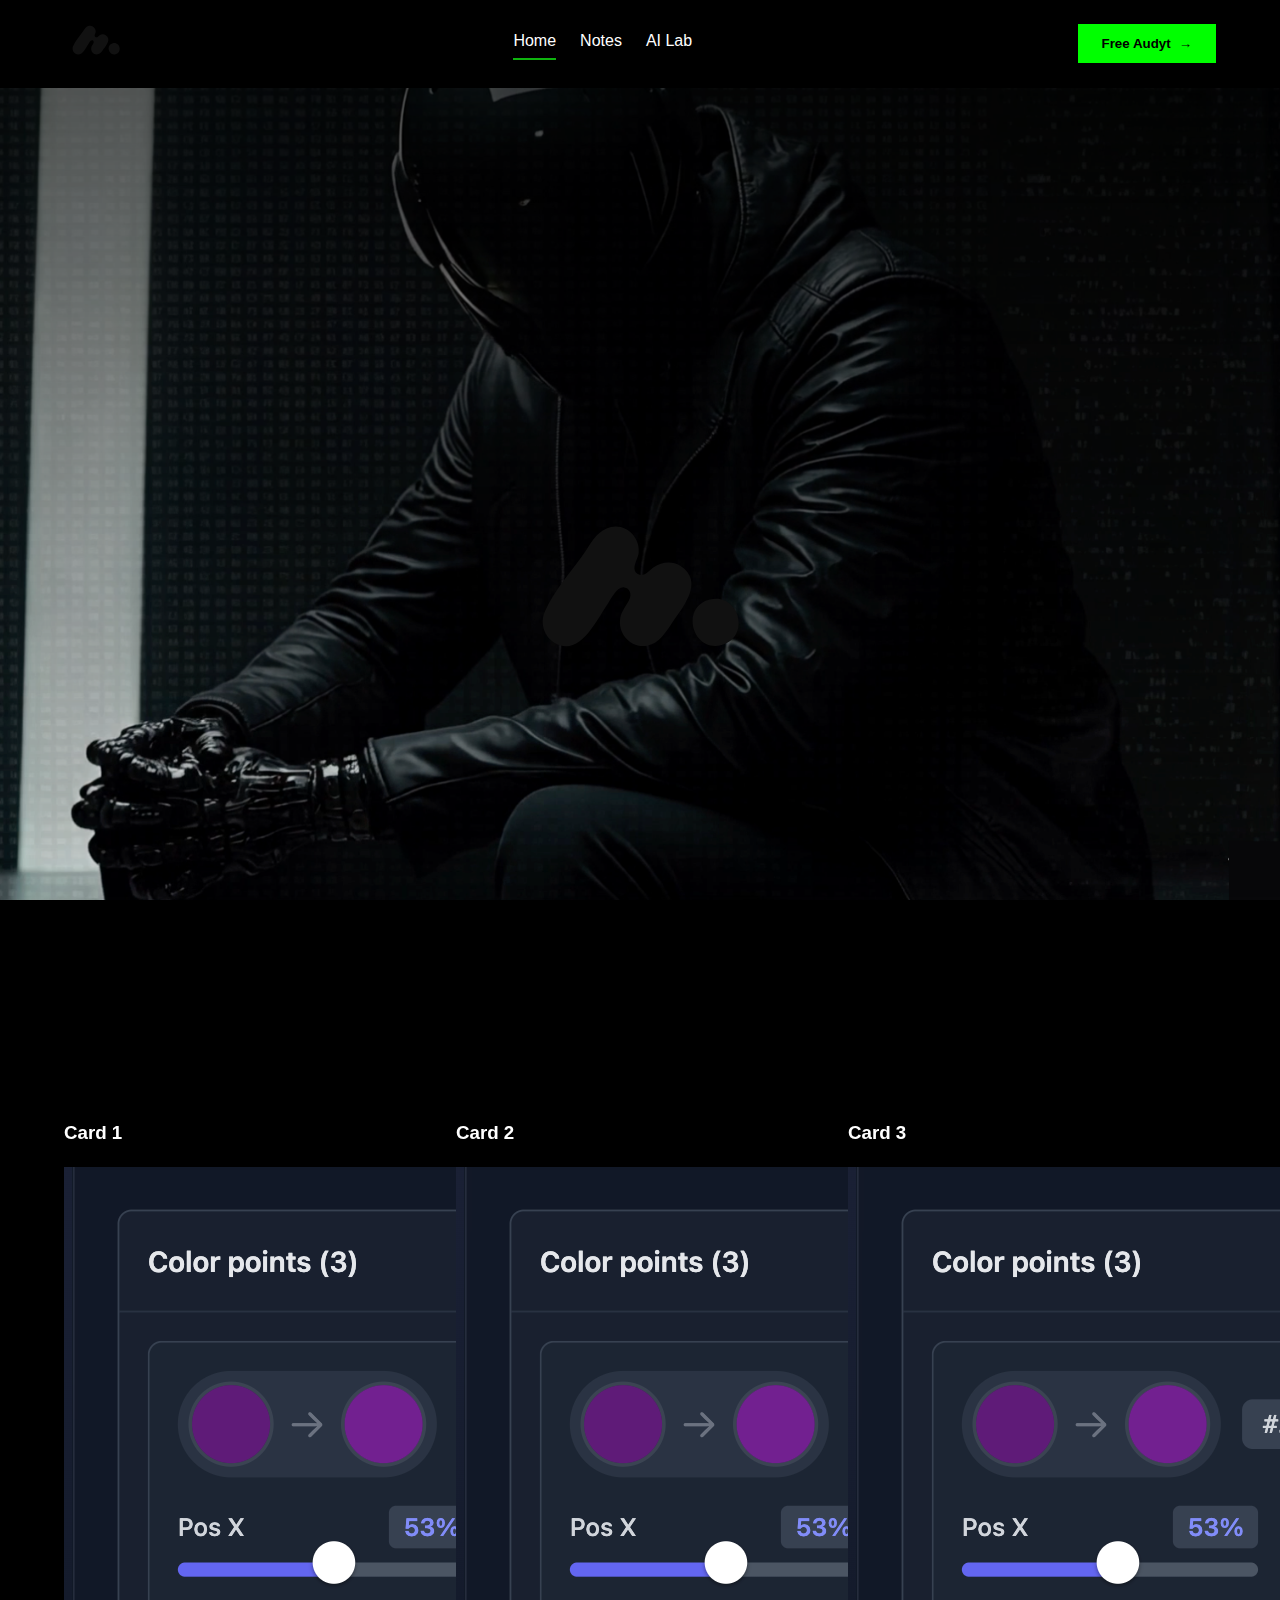
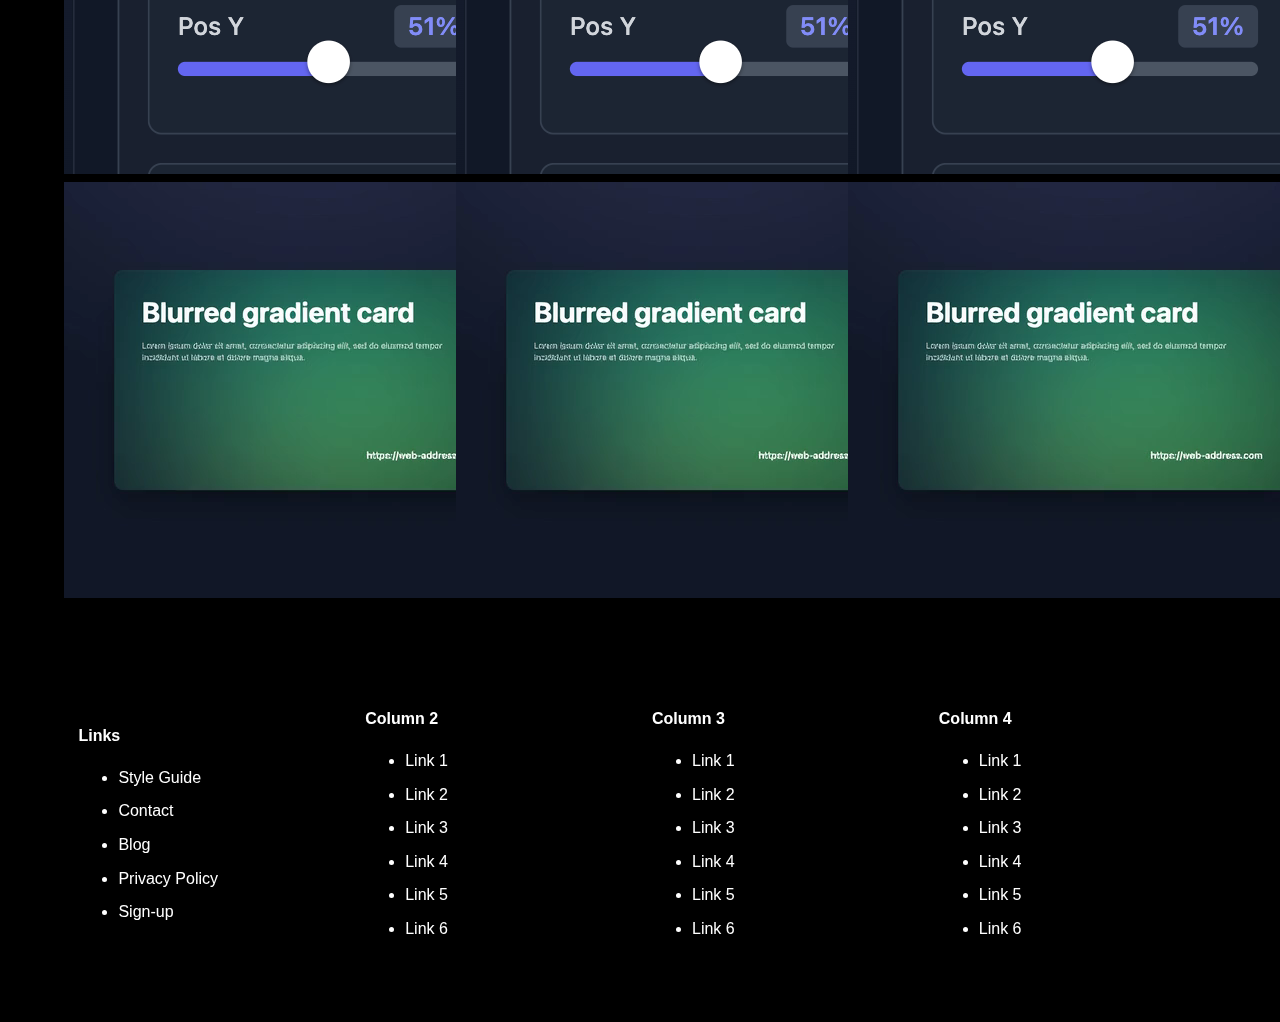
<file: index.html>
<!-- index.html -->
<!DOCTYPE html>
<html lang="en">
<head>
  <meta charset="UTF-8">
  <meta name="viewport" content="width=device-width, initial-scale=1.0">
  <title>Minimal Black & White Site</title>
  <link rel="stylesheet" href="style.css">
</head>
<body>
  <div class="background-container">
    <img src="vid/black-rider/black-rider.png" alt="Background Image" class="background-image">
    <video src="vid/black-rider/black-rider.mp4" class="background-video" preload="auto" loop muted></video>
    <div class="overlay"></div>
  </div>

  <!-- Top Navigation -->
  <header class="navbar">
    <div class="container">
      <div class="nav-left">
        <img src="img/logo/mc-logo.svg" alt="Logo" class="logo">
      </div>
      <nav class="nav-center">
        <a href="home.html" class="nav-link active">Home</a>
        <a href="#notes" class="nav-link">Notes</a>
        <a href="#ailab" class="nav-link">AI Lab</a>
      </nav>
      <div class="nav-right">
        <button class="cta-btn">
          Free Audyt <span class="chevron">→</span>
        </button>
      </div>
    </div>
  </header>

  <!-- Main Content -->
  <main class="main-content">
    <div class="logo-container">
      <img src="img/logo/mc-logo.svg" alt="Logo" class="home-logo">
      <span class="logo-text"></span>
    </div>
    <div class="main-heading-container">
      <h1 class="main-heading">Marceli Cieplik</h1>
    </div>
  </main>

  <section class="cards-section">
    <div class="container">
      <div class="cards-grid">
        <div class="card">
          <h3 class="card-title">Card 1</h3>
          <img src="vid/blur/blur.png" class="card-cover" alt="Card Cover">
          <video class="card-video" autoplay muted loop>
            <source src="vid/blur/blur.mp4" type="video/mp4">
          </video>
        </div>
        <div class="card">
          <h3 class="card-title">Card 2</h3>
          <img src="vid/blur/blur.png" class="card-cover" alt="Card Cover">
          <video class="card-video" autoplay muted loop>
            <source src="vid/blur/blur.mp4" type="video/mp4">
          </video>
        </div>
        <div class="card">
          <h3 class="card-title">Card 3</h3>
          <img src="vid/blur/blur.png" class="card-cover" alt="Card Cover">
          <video class="card-video" autoplay muted loop>
            <source src="vid/blur/blur.mp4" type="video/mp4">
          </video>
        </div>
      </div>
    </div>
  </section>

  <!-- Footer -->
  <footer class="footer">
    <div class="container footer-grid">
      <div>
        <h4>Links</h4>
        <ul>
          <li><a href="style-guide.html">Style Guide</a></li>
          <li><a href="#contact">Contact</a></li>
          <li><a href="#blog">Blog</a></li>
          <li><a href="#privacy">Privacy Policy</a></li>
          <li><a href="#signup">Sign-up</a></li>
        </ul>
      </div>
      <div>
        <h4>Column 2</h4>
        <ul>
          <li><a href="#">Link 1</a></li>
          <li><a href="#">Link 2</a></li>
          <li><a href="#">Link 3</a></li>
          <li><a href="#">Link 4</a></li>
          <li><a href="#">Link 5</a></li>
          <li><a href="#">Link 6</a></li>
        </ul>
      </div>
      <div>
        <h4>Column 3</h4>
        <ul>
          <li><a href="#">Link 1</a></li>
          <li><a href="#">Link 2</a></li>
          <li><a href="#">Link 3</a></li>
          <li><a href="#">Link 4</a></li>
          <li><a href="#">Link 5</a></li>
          <li><a href="#">Link 6</a></li>
        </ul>
      </div>
      <div>
        <h4>Column 4</h4>
        <ul>
          <li><a href="#">Link 1</a></li>
          <li><a href="#">Link 2</a></li>
          <li><a href="#">Link 3</a></li>
          <li><a href="#">Link 4</a></li>
          <li><a href="#">Link 5</a></li>
          <li><a href="#">Link 6</a></li>
        </ul>
      </div>
    </div>
  </footer>

  <script src="script.js"></script>
</body>
</html>
</file>
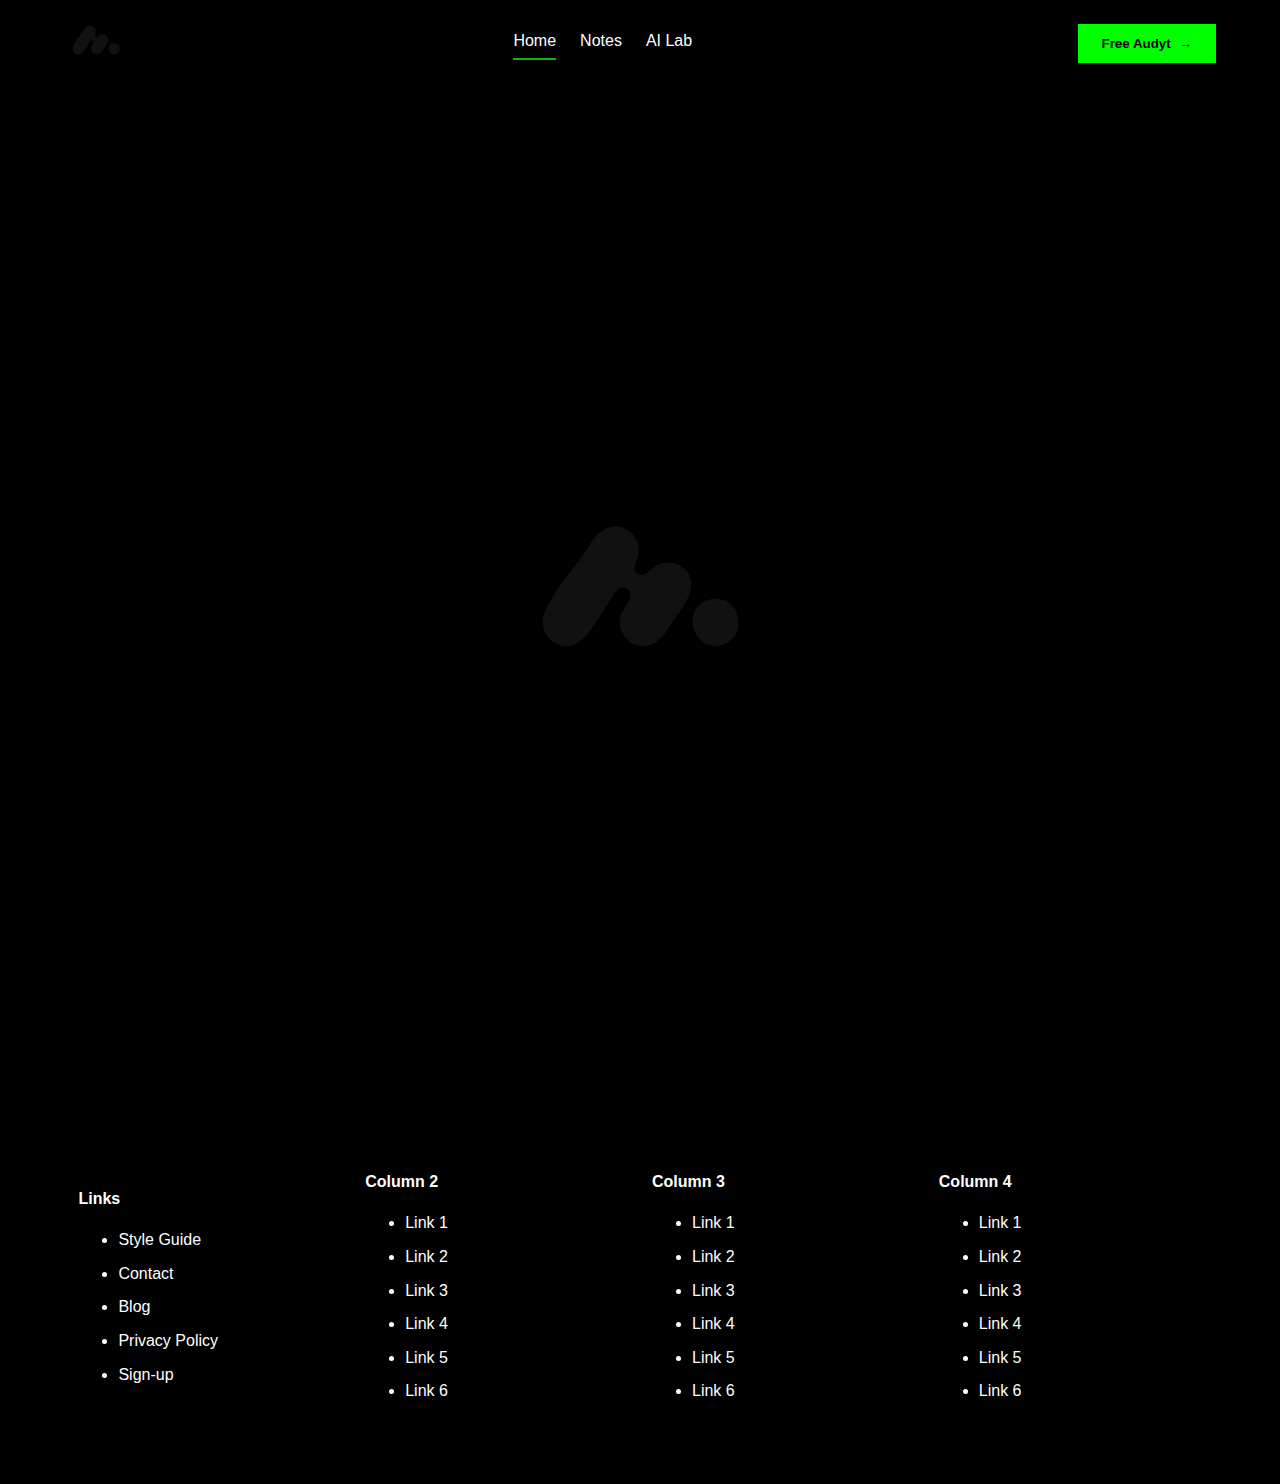
<file: home.html>
<!-- home.html -->
<!DOCTYPE html>
<html lang="en">
<head>
  <meta charset="UTF-8">
  <meta name="viewport" content="width=device-width, initial-scale=1.0">
  <title>Home</title>
  <link rel="stylesheet" href="style.css">
</head>
<body>

  <!-- Top Navigation -->
  <header class="navbar">
    <div class="container">
      <div class="nav-left">
        <img src="img/logo/mc-logo.svg" alt="Logo" class="logo">
      </div>
      <nav class="nav-center">
        <a href="home.html" class="nav-link active">Home</a>
        <a href="#notes" class="nav-link">Notes</a>
        <a href="#ailab" class="nav-link">AI Lab</a>
      </nav>
      <div class="nav-right">
        <button class="cta-btn">
          Free Audyt <span class="chevron">→</span>
        </button>
      </div>
    </div>
  </header>

  <!-- Main Content -->
  <main class="main-content">
    <div class="logo-container">
      <img src="img/logo/mc-logo.svg" alt="Logo" class="home-logo">
      <span class="logo-text"></span>
    </div>
  </main>

  <!-- Footer -->
  <footer class="footer">
    <div class="container footer-grid">
      <div>
        <h4>Links</h4>
        <ul>
          <li><a href="style-guide.html">Style Guide</a></li>
          <li><a href="#contact">Contact</a></li>
          <li><a href="#blog">Blog</a></li>
          <li><a href="#privacy">Privacy Policy</a></li>
          <li><a href="#signup">Sign-up</a></li>
        </ul>
      </div>
      <div>
        <h4>Column 2</h4>
        <ul>
          <li><a href="#">Link 1</a></li>
          <li><a href="#">Link 2</a></li>
          <li><a href="#">Link 3</a></li>
          <li><a href="#">Link 4</a></li>
          <li><a href="#">Link 5</a></li>
          <li><a href="#">Link 6</a></li>
        </ul>
      </div>
      <div>
        <h4>Column 3</h4>
        <ul>
          <li><a href="#">Link 1</a></li>
          <li><a href="#">Link 2</a></li>
          <li><a href="#">Link 3</a></li>
          <li><a href="#">Link 4</a></li>
          <li><a href="#">Link 5</a></li>
          <li><a href="#">Link 6</a></li>
        </ul>
      </div>
      <div>
        <h4>Column 4</h4>
        <ul>
          <li><a href="#">Link 1</a></li>
          <li><a href="#">Link 2</a></li>
          <li><a href="#">Link 3</a></li>
          <li><a href="#">Link 4</a></li>
          <li><a href="#">Link 5</a></li>
          <li><a href="#">Link 6</a></li>
        </ul>
      </div>
    </div>
  </footer>

  <script src="script.js"></script>
</body>
</html>
</file>
<file: style.css>
/* style.css */
/* Base & Theme */
body {
  margin: 0;
  font-family: sans-serif;
  background: #000;
  color: #fff;
  line-height: 1.6;
}

.background-container {
  position: absolute;
  top: 0;
  left: 0;
  width: 100%;
  height: 100%;
  z-index: -1;
}

.background-image, .background-video {
  position: absolute;
  top: 0;
  left: 0;
  width: 100%;
  height: 100%;
  object-fit: cover;
}

.background-video {
  opacity: 0;
  transition: opacity 0.5s ease-in-out;
}

.overlay {
  position: absolute;
  top: 0;
  left: 0;
  width: 100%;
  height: 100%;
  background: linear-gradient(to bottom, rgba(0,0,0,0.65), transparent);
  transition: opacity 0.5s ease-in-out;
}

.video-playing .background-image, .video-playing .overlay {
  opacity: 0;
}

.video-playing .background-video {
  opacity: 1;
}

/* Container */
.container {
  width: 90%;
  max-width: 1200px;
  margin: 0 auto;
  display: flex;
  align-items: center;
  justify-content: space-between;
  gap: 24px; /* Increased spacing */
  padding: 16px 0; /* Vertical spacing */
}

/* Navbar */
.navbar {
  position: fixed;
  top: 0;
  left: 0;
  width: 100%;
  background: #000;
  z-index: 10;
  transition: top 0.3s ease, opacity 0.3s ease;
}

.navbar:not(.sticky-active) {
  position: relative;
}

.navbar.hide {
  opacity: 0;
  top: -100px;
}

/* Logo */
.logo {
  height: 48px;
  transition: filter 0.3s ease-in-out, box-shadow 0.3s ease-in-out;
}

.video-playing .logo {
  filter: invert(40%) sepia(100%) saturate(1000%) hue-rotate(90deg);
  box-shadow: 0 0 15px 5px rgba(0, 255, 0, 0.5);
}

/* Nav Links */
.nav-center {
  display: flex;
  gap: 24px; /* Increased spacing */
}

.nav-link {
  color: #fff;
  text-decoration: none;
  padding-bottom: 4px;
  transition: border-color 0.3s;
}

.nav-link.active {
  border-bottom: 2px solid #0fb40f; /* Bright green underline */
}

/* CTA Button */
.cta-btn {
  background: #00ff00;
  color: #000;
  border: none;
  padding: 12px 24px; /* Spacious padding */
  cursor: pointer;
  font-weight: bold;
  display: flex;
  align-items: center;
  gap: 8px;
  transition: transform 0.2s;
}

.cta-btn:hover .chevron {
  transform: translateX(4px);
  transition: transform 0.3s ease;
}

/* Footer */
.footer {
  background: #000;
  color: #fff;
  padding: 48px 16px; /* Spacious padding */
}

.footer-grid {
  display: grid;
  grid-template-columns: repeat(auto-fit, minmax(200px, 1fr));
  gap: 24px; /* Increased spacing */
}

.footer h4 {
  margin-bottom: 16px;
}

.footer a {
  color: #fff;
  text-decoration: none;
  display: block;
  margin-bottom: 8px;
}

.footer a:hover {
  color: #00ff00;
}

/* Main content */
.main-content {
  padding: 48px 16px;
}

/* Home Page Logo */
.logo-container {
  display: flex;
  justify-content: center;
  align-items: center;
  height: 100vh;
  position: relative;
}

.home-logo {
  height: 200px;
  filter: invert(0);
  transition: filter 0.5s ease-in-out, opacity 0.5s ease-in-out 0.4s;
}

.logo-text {
  position: absolute;
  font-size: 450px;
  color: #fff;
  opacity: 0;
  content: 'M'; /* Set content via CSS */
  font-family: sans-serif;
  font-weight: bold;
  position: relative; /* Needed for pseudo-element positioning */
}

.logo-text::after {
  content: 'a';
  position: absolute;
  opacity: 0; /* Initially hidden */
}

.full-name-container {
  position: absolute;
  display: flex;
  flex-direction: column;
  align-items: center;
  opacity: 0;
}

.full-name {
  font-size: 64px;
  font-weight: bold;
  color: #fff;
  /* For typing effect */
  overflow: hidden;
  white-space: nowrap;
  border-right: .1em solid #00ff00; /* The cursor */
}

.sub-line {
  font-size: 24px;
  color: #00ff00; /* Accent color for the sub-line */
  margin-top: 8px;
  opacity: 0; /* Start hidden */
}

/* Animation Keyframes */
@keyframes reveal-m {
  0%, 20% { opacity: 0; } /* Start hidden, delay is 20% of 2s = 400ms */
  45% { opacity: 1; } /* Fade in */
  65% { opacity: 1; } /* Hold for 900ms ( (65-20)% of 2s = 900ms ) */
  90%, 100% { opacity: 0; } /* Fade out */
}

@keyframes reveal-a {
  0%, 90% { opacity: 0; } /* Hidden for 2s (90% of 2.2s) */
  100% { opacity: 1; } /* Appear at the end */
}

@keyframes typing {
  from { width: 0; }
  to { width: 100%; }
}

@keyframes blink-caret {
  from, to { border-color: transparent; }
  50% { border-color: #00ff00; }
}

@keyframes fade-in {
  from { opacity: 0; }
  to { opacity: 1; }
}

/* Hover Animations */
.logo-container:hover .home-logo {
  filter: invert(1); /* Change logo to white */
  opacity: 0; /* Fade out the logo */
}

.logo-container:hover ~ .main-heading-container {
  opacity: 1;
  transition: opacity 0.5s ease-in-out 0.5s;
}

.main-heading-container {
  position: absolute;
  top: 50%;
  left: 50%;
  transform: translate(-50%, -50%);
  opacity: 0;
}

.main-heading {
  font-size: 128px;
  font-weight: bold;
  color: #fff;
}

.cards-section .container {
  display: block;
}

.cards-grid {
  display: grid;
  grid-template-columns: repeat(auto-fit, minmax(300px, 1fr));
  gap: 24px;
}
  font-size: 128px;
  font-weight: bold;
  color: #fff;
}
</file>
